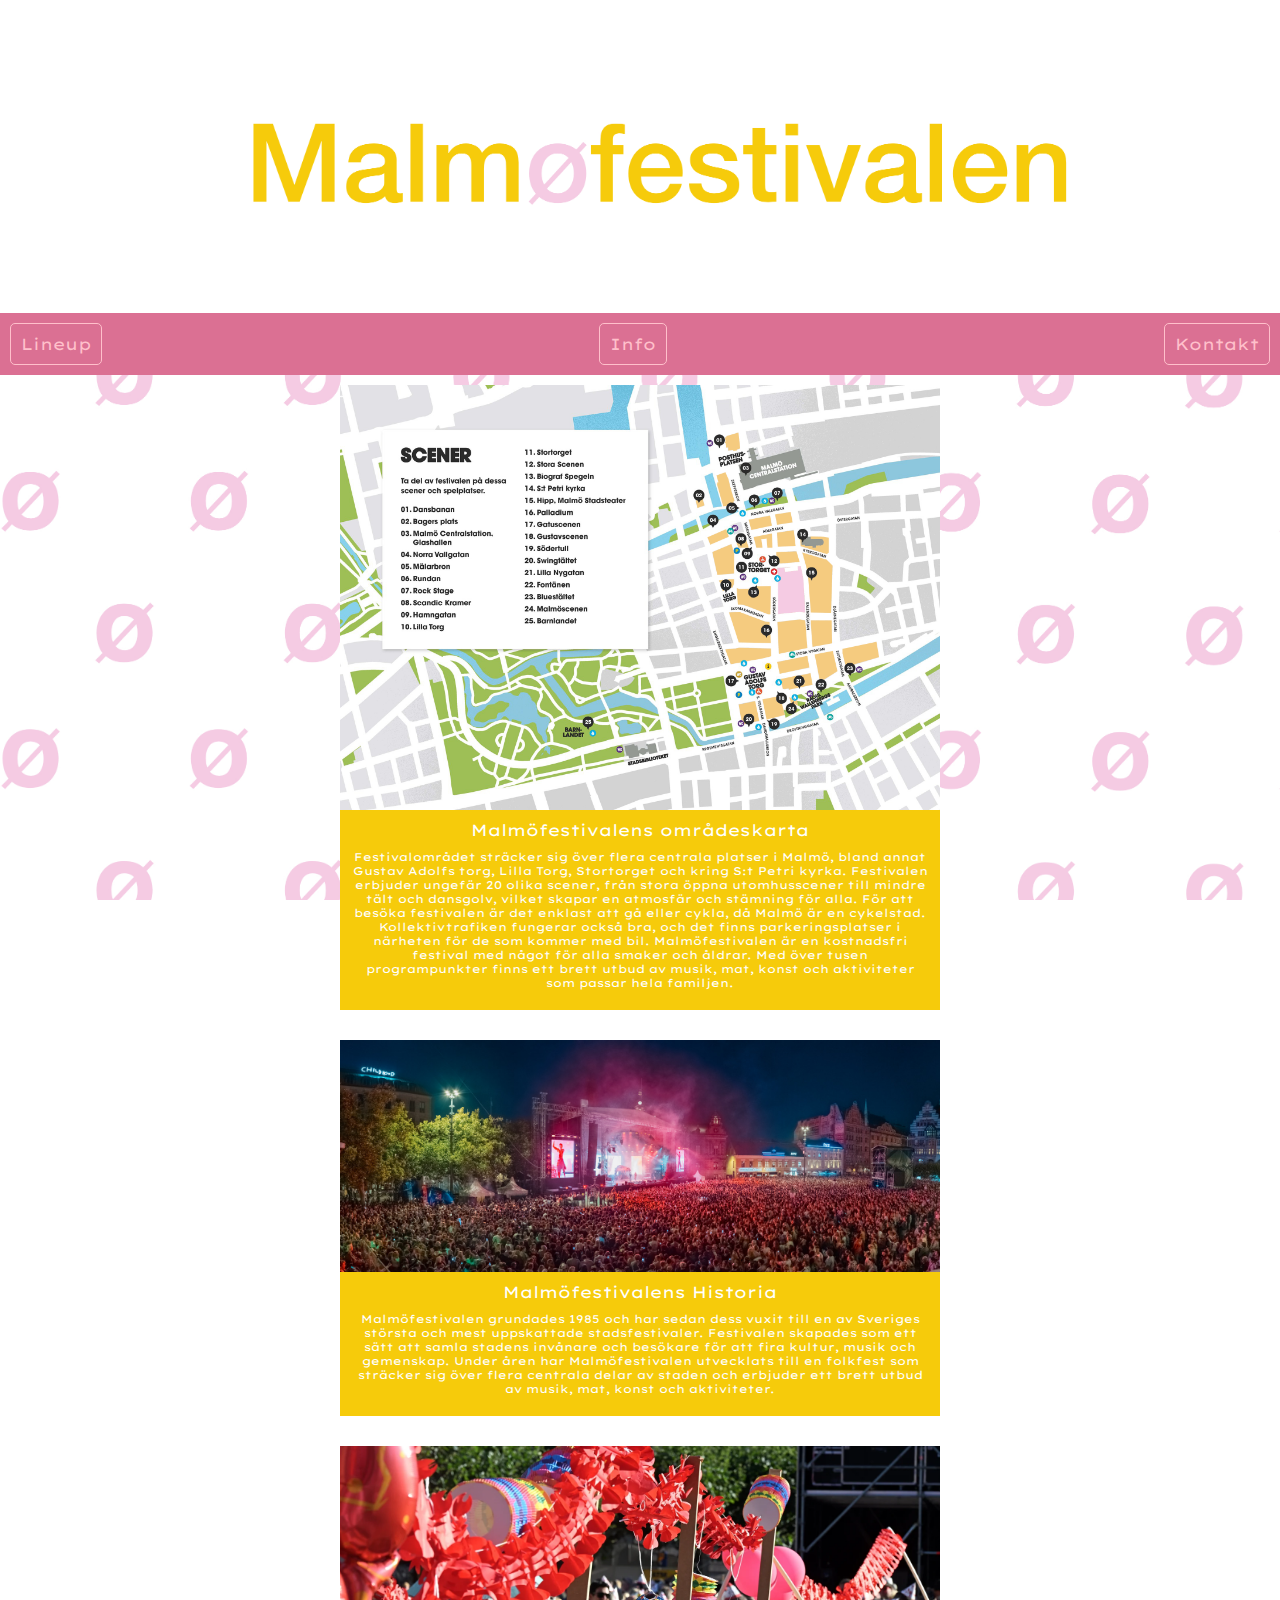
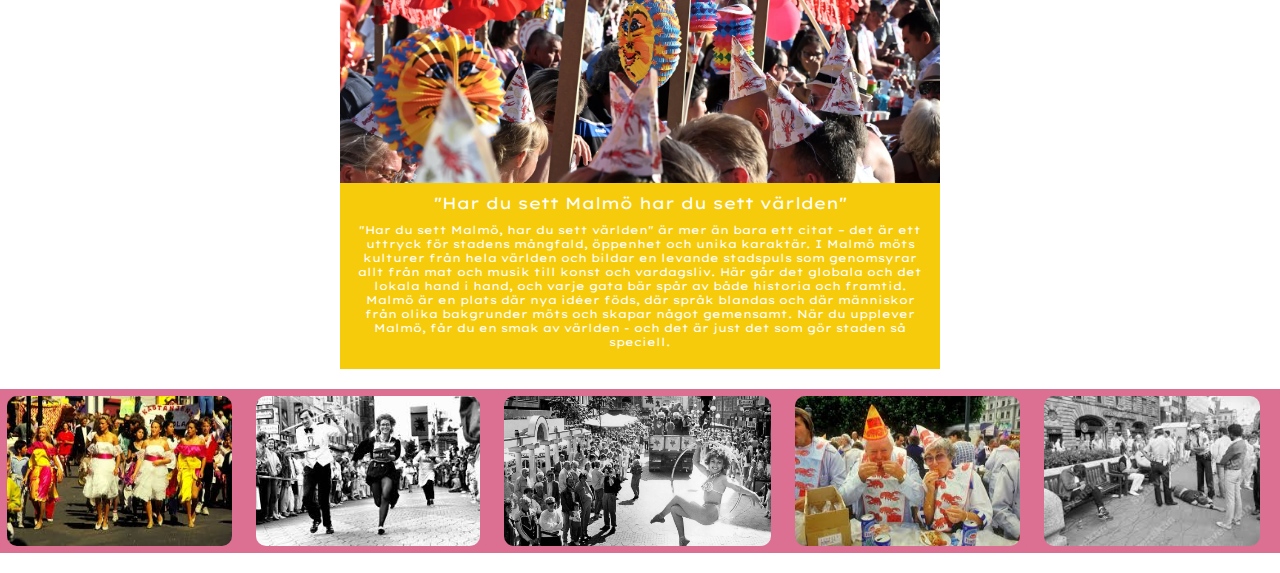
<file: uppgift 4/index.html>
<!DOCTYPE html>
<html lang="sv">
<head>
  <meta charset="UTF-8">
  <title>Malmöfestivalen 2025 – Info</title>
  <link rel="stylesheet" href="styles.css">
  <link href="https://fonts.googleapis.com/css2?family=Lexend+Giga:wght@100..900&family=Martian+Mono:wdth,wght@112.5,100..800&display=swap" rel="stylesheet">
</head>
<body>
  <header>
    <img src="titel.jpg" alt="malmøfestivalens logga" class="header-bild"> 
  </header>
    <div id="navigation">
        <a href="lineup.html" class="button"> Lineup</a> 
        <a href="index.html" class="button"> Info </a> 
        <a href="kontakt.html" class="button"> Kontakt </a> 
    </div>
    <div id="image-container">
    <div class="image">
      <img src="karta3.jpg" alt="Karta över festivalområdet">
      <div class= "textruta2">
        <p> Malmöfestivalens områdeskarta</p>
        <p class="extra-info"> Festivalområdet sträcker sig över flera centrala platser i Malmö, bland annat Gustav Adolfs torg, Lilla Torg, Stortorget och kring S:t Petri kyrka. Festivalen erbjuder ungefär 20 olika scener, från stora öppna utomhusscener till mindre tält och dansgolv, vilket skapar en atmosfär och stämning för alla.
          
          För att besöka festivalen är det enklast att gå eller cykla, då Malmö är en cykelstad. Kollektivtrafiken fungerar också bra, och det finns parkeringsplatser i närheten för de som kommer med bil.
          
          Malmöfestivalen är en kostnadsfri festival med något för alla smaker och åldrar. Med över tusen programpunkter finns ett brett utbud av musik, mat, konst och aktiviteter som passar  hela familjen. </p>
    </div>
  </div>
  </div>
    <div id="image-container">
    <div class="image">
      <img src="festival1.jpg" alt="Publikhav vid Stora scenen på Stortorget">
      <div class= "textruta2">
      <p> Malmöfestivalens Historia</p>
      <p class="extra-info"> Malmöfestivalen grundades 1985 och har sedan dess vuxit till en av Sveriges största och mest uppskattade stadsfestivaler. Festivalen skapades som ett sätt att samla stadens invånare och besökare för att fira kultur, musik och gemenskap. Under åren har Malmöfestivalen utvecklats till en folkfest som sträcker sig över flera centrala delar av staden och erbjuder ett brett utbud av musik, mat, konst och aktiviteter.</p>
    </div>
    </div>
    <div id="image-container">
    <div class="image">
      <img src="affisch.jpeg"  alt="Malmøfestivalens kräftskiva">
      <div class= "textruta2">
      <p> "Har du sett Malmö har du sett världen"</p>
      <p class="extra-info"> "Har du sett Malmö, har du sett världen" är mer än bara ett citat – det är ett uttryck för stadens mångfald, öppenhet och unika karaktär. I Malmö möts kulturer från hela världen och bildar en levande stadspuls som genomsyrar allt från mat och musik till konst och vardagsliv. Här går det globala och det lokala hand i hand, och varje gata bär spår av både historia och framtid. Malmö är en plats där nya idéer föds, där språk blandas och där människor från olika bakgrunder möts och skapar något gemensamt. När du upplever Malmö, får du en smak av världen - och det är just det som gör staden så speciell.
      </p>
    </div>
    </div>
    <div class="carousel-container">
      <div class="carousel-track">
        <div class="box"><img src="gamla_malmo/gamlamalmo2.jpeg" alt="Tjejer som går i en parad på den första arrangeringen av Malmøfestivalen 1985"></div>
        <div class="box"><img src="gamla_malmo/gamlamalmo3.jpeg" alt="Folk med serveringsfat som springer i ett lopp"></div>
        <div class="box"><img src="gamla_malmo/gamlamalmo5.webp" alt="Kvinna som hänger i en trapets på parad"></div>
        <div class="box"><img src="gamla_malmo/gamlamalmo.jpeg" alt="Kvinna och man som äter kräftor på Malmøfestivalens kräftskiva"></div>
        <div class="box"><img src="gamla_malmo/gamlamlamo4.jpeg" alt="Poliser konfronterar berusade personer"></div>
        <div class="box"><img src="gamla_malmo/gamlamalmo6.webp" alt="Liten pojke försöker lyfta en tung vikt"></div>
  
        <div class="box"><img src="gamla_malmo/gamlamalmo2.jpeg" alt="Tjejer som går i en parad på den första arrangeringen av Malmøfestivalen 1985"></div>
        <div class="box"><img src="gamla_malmo/gamlamalmo3.jpeg" alt="Folk med serveringsfat som springer i ett lopp"></div>
        <div class="box"><img src="gamla_malmo/gamlamalmo5.webp" alt="Kvinna som hänger i en trapets på parad"></div>
        <div class="box"><img src="gamla_malmo/gamlamalmo.jpeg" alt="Kvinna och man som äter kräftor på Malmøfestivalens kräftskiva"></div>
        <div class="box"><img src="gamla_malmo/gamlamlamo4.jpeg" alt="Poliser konfronterar berusade personer"></div>
        <div class="box"><img src="gamla_malmo/gamlamalmo6.webp" alt="Liten pojke försöker lyfta en tung vikt"></div>

        <div class="box"><img src="gamla_malmo/gamlamalmo2.jpeg" alt="Tjejer som går i en parad på den första arrangeringen av Malmøfestivalen 1985"></div>
        <div class="box"><img src="gamla_malmo/gamlamalmo3.jpeg" alt="Folk med serveringsfat som springer i ett lopp"></div>
        <div class="box"><img src="gamla_malmo/gamlamalmo5.webp" alt="Kvinna som hänger i en trapets på parad"></div>
        <div class="box"><img src="gamla_malmo/gamlamalmo.jpeg" alt="Kvinna och man som äter kräftor på Malmøfestivalens kräftskiva"></div>
        <div class="box"><img src="gamla_malmo/gamlamlamo4.jpeg" alt="Poliser konfronterar berusade personer"></div>
        <div class="box"><img src="gamla_malmo/gamlamalmo6.webp" alt="Liten pojke försöker lyfta en tung vikt"></div>
    </div>
    </div>
  </body>
</html>
</file>
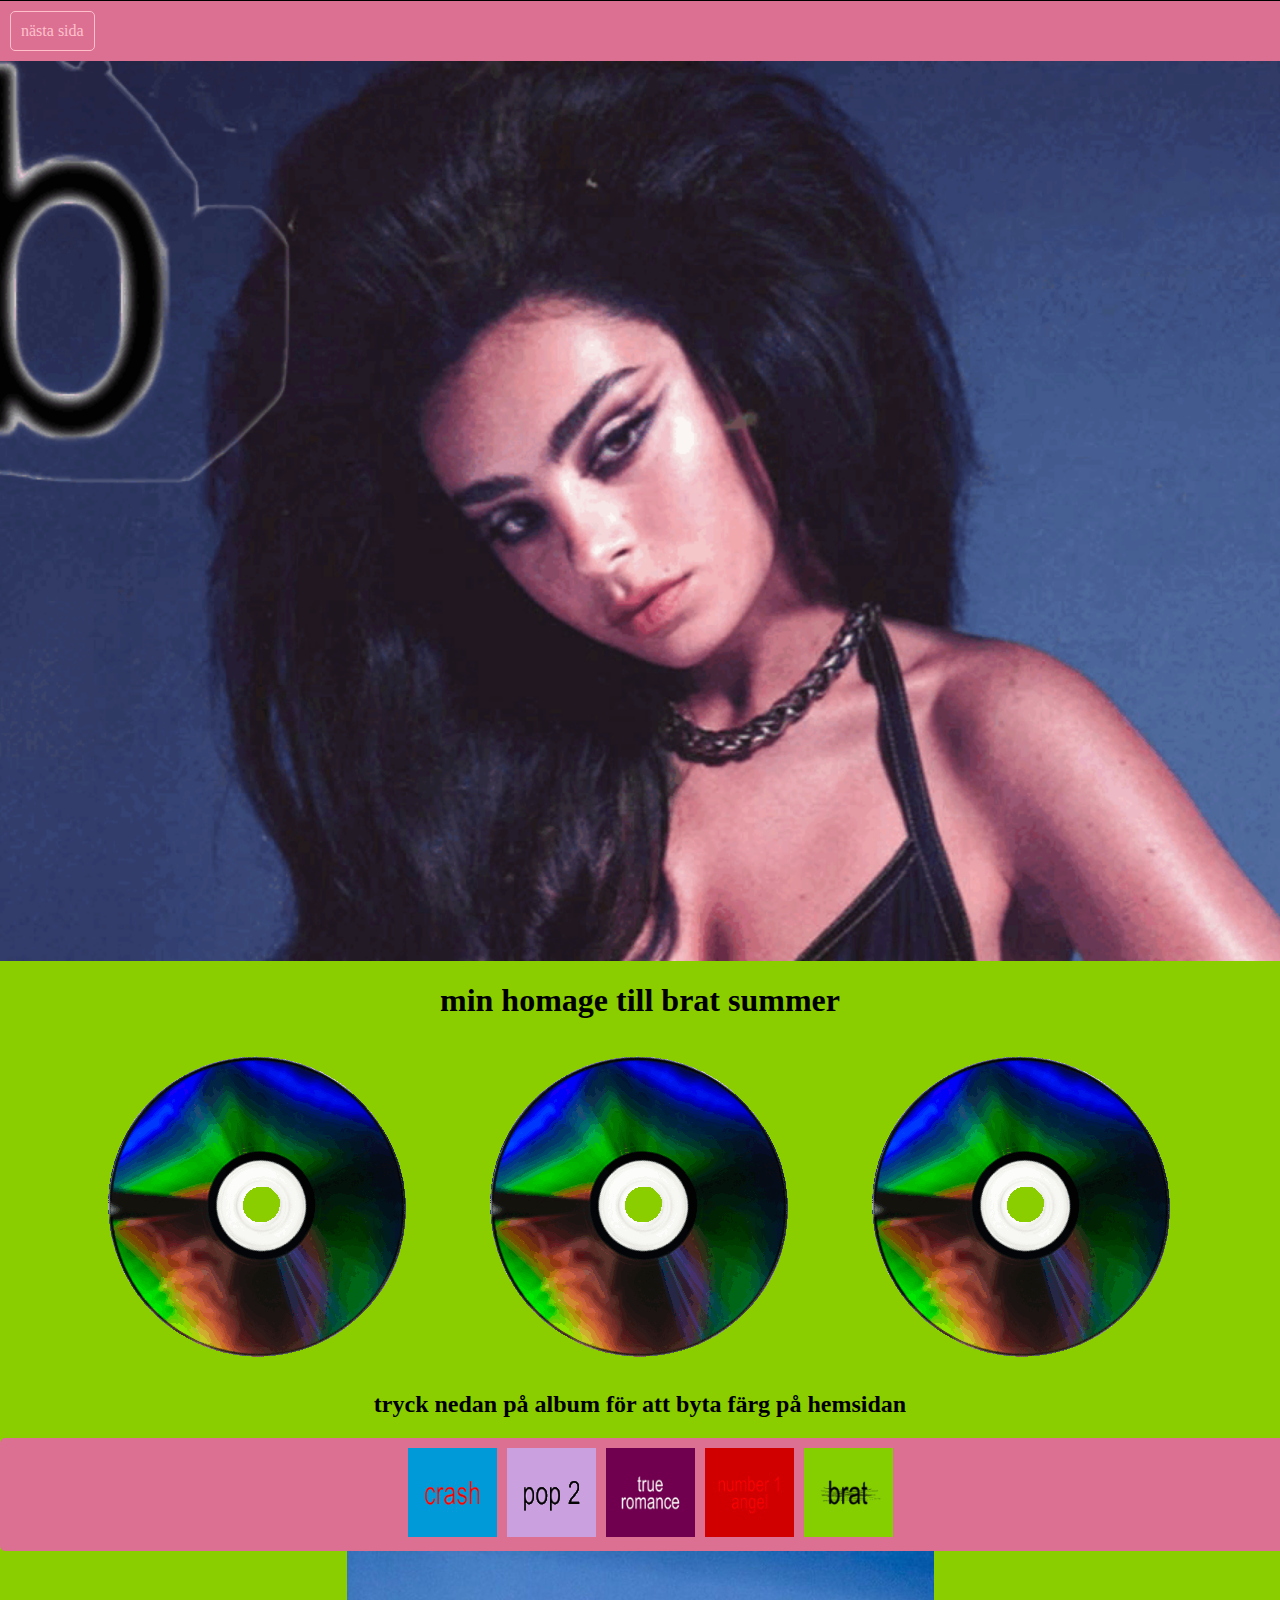
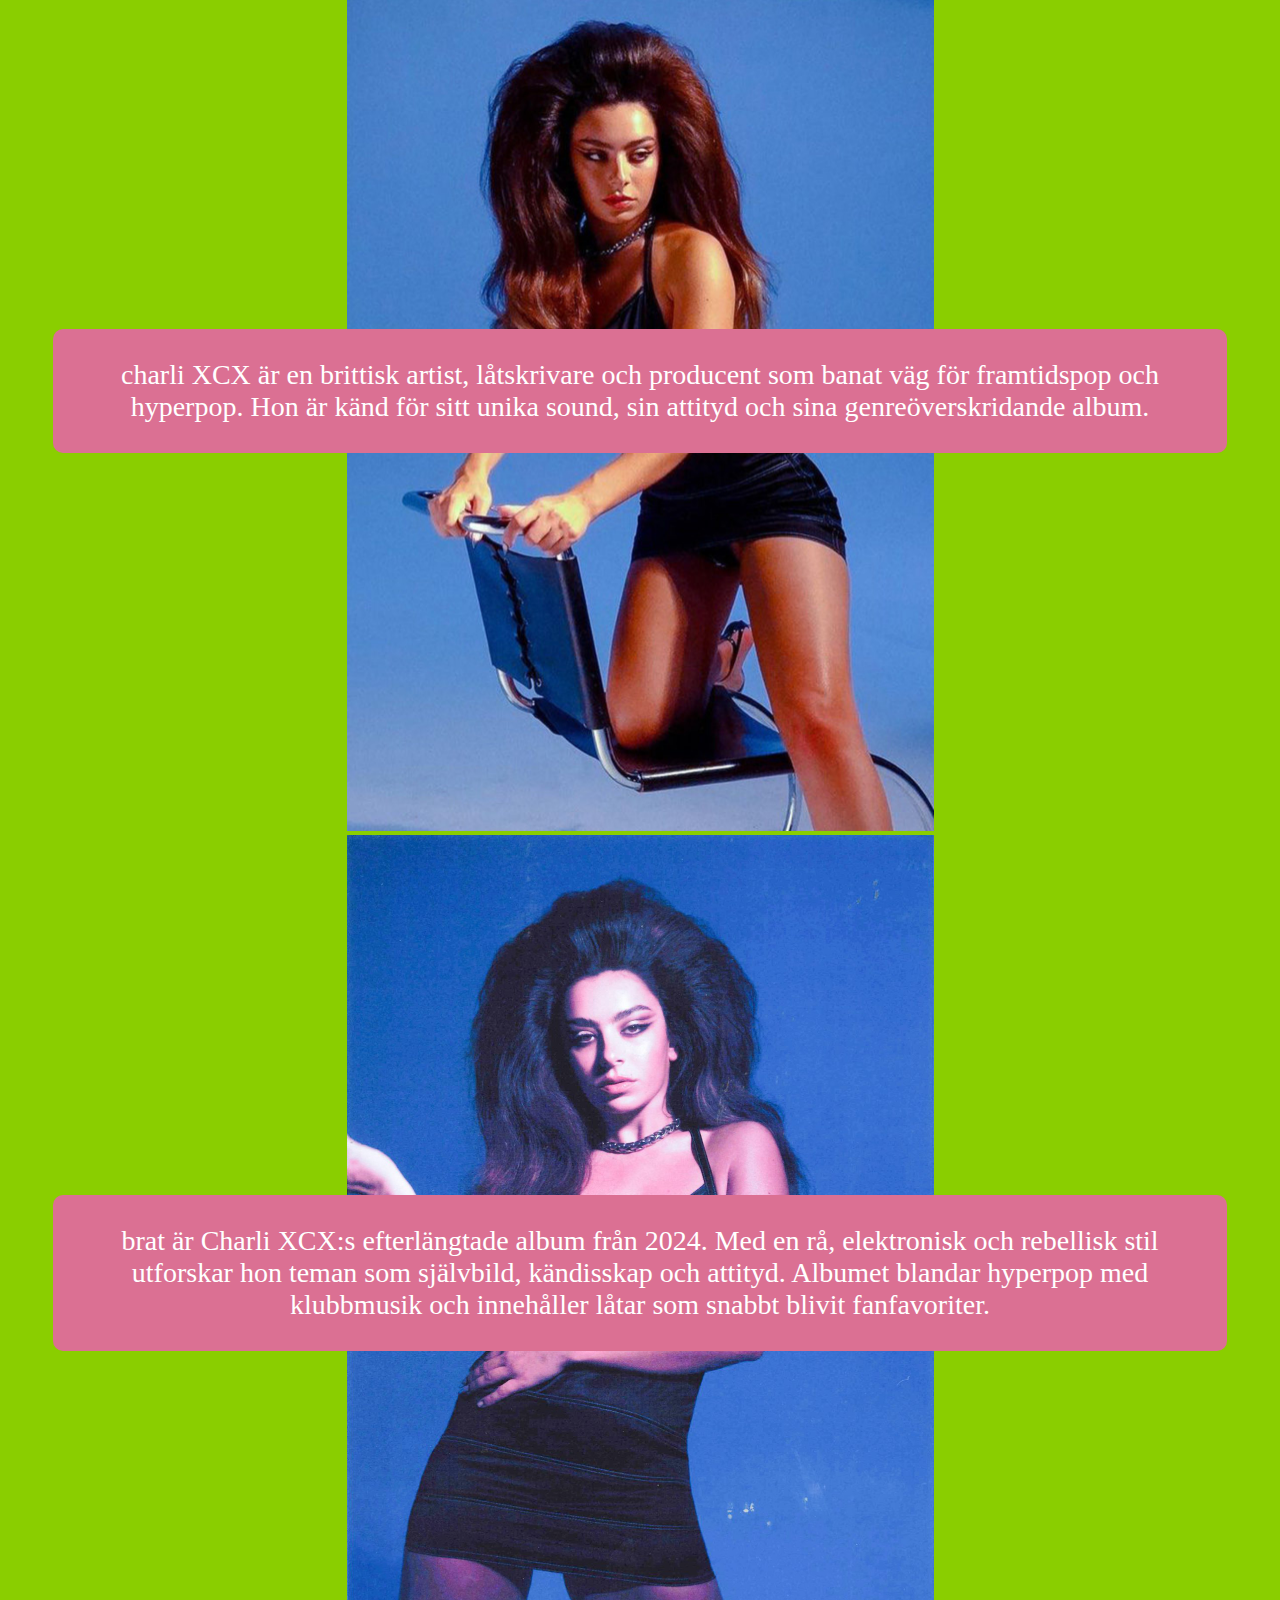
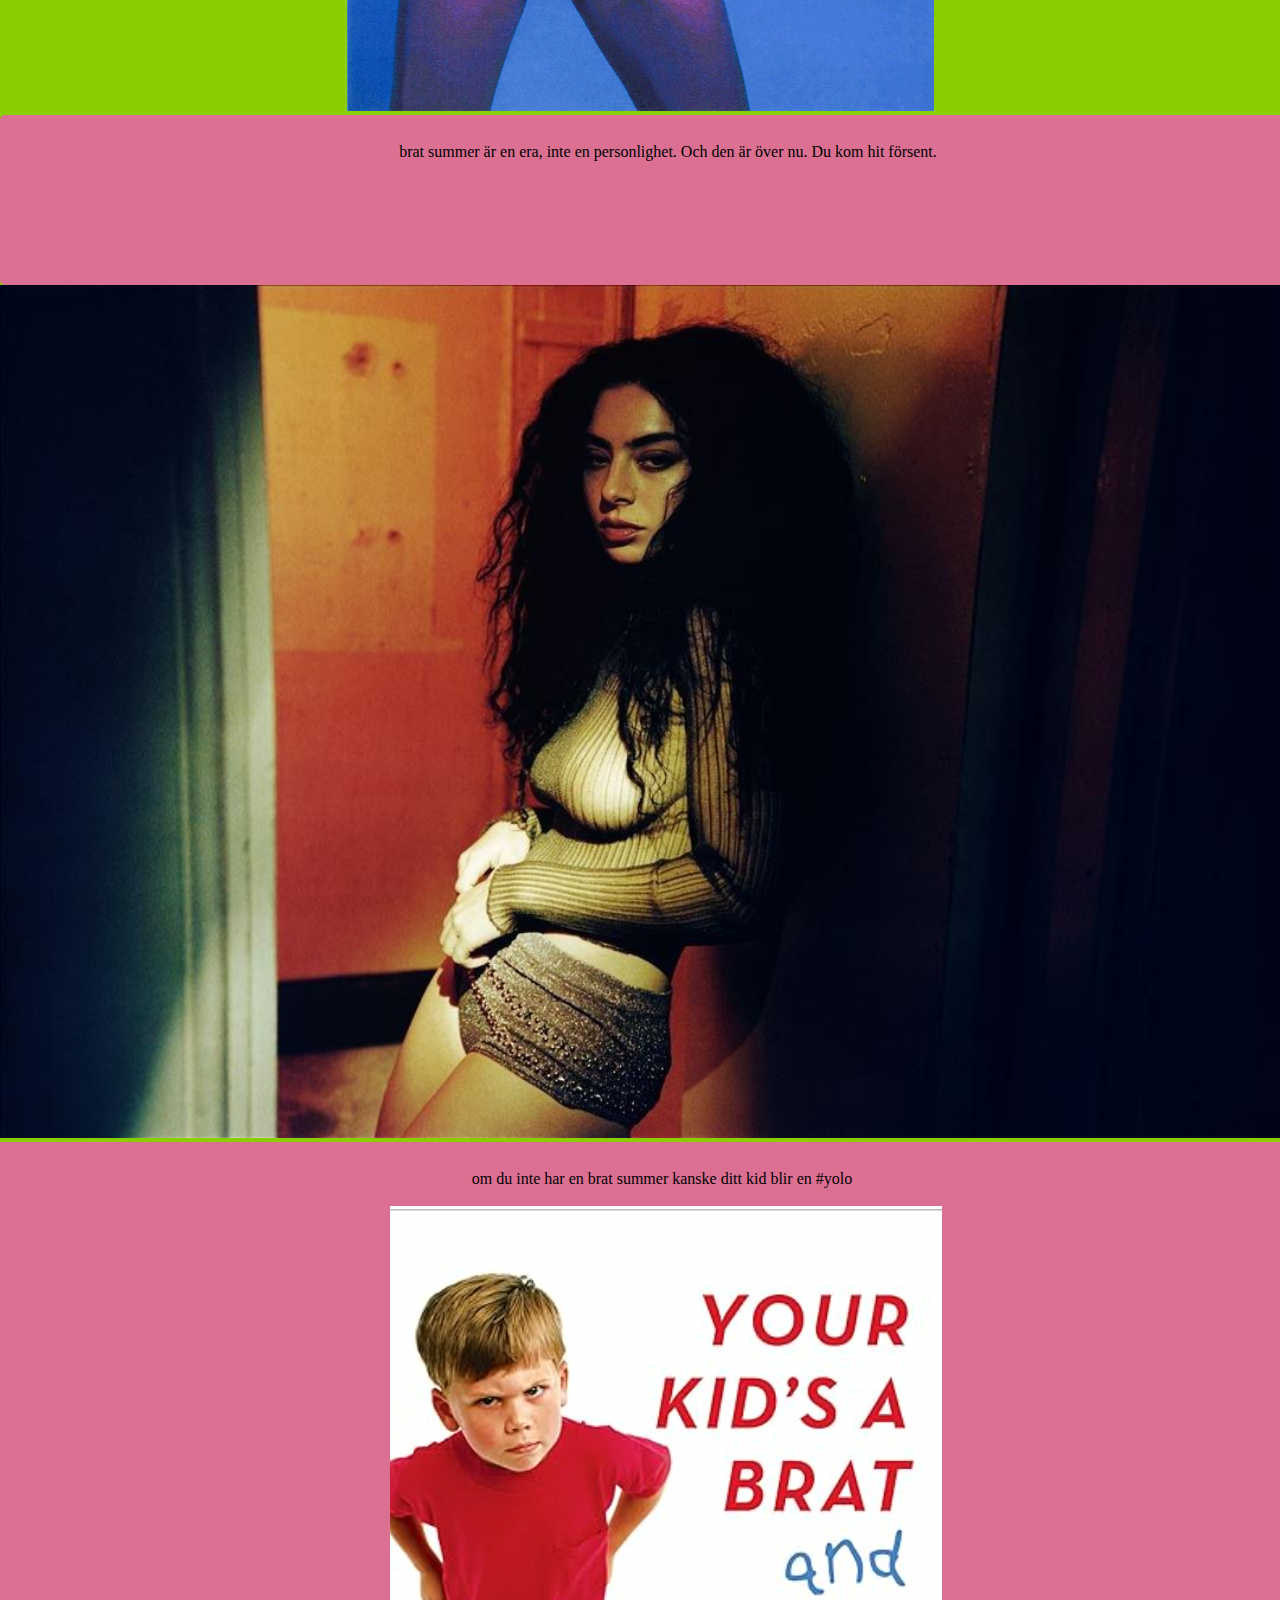
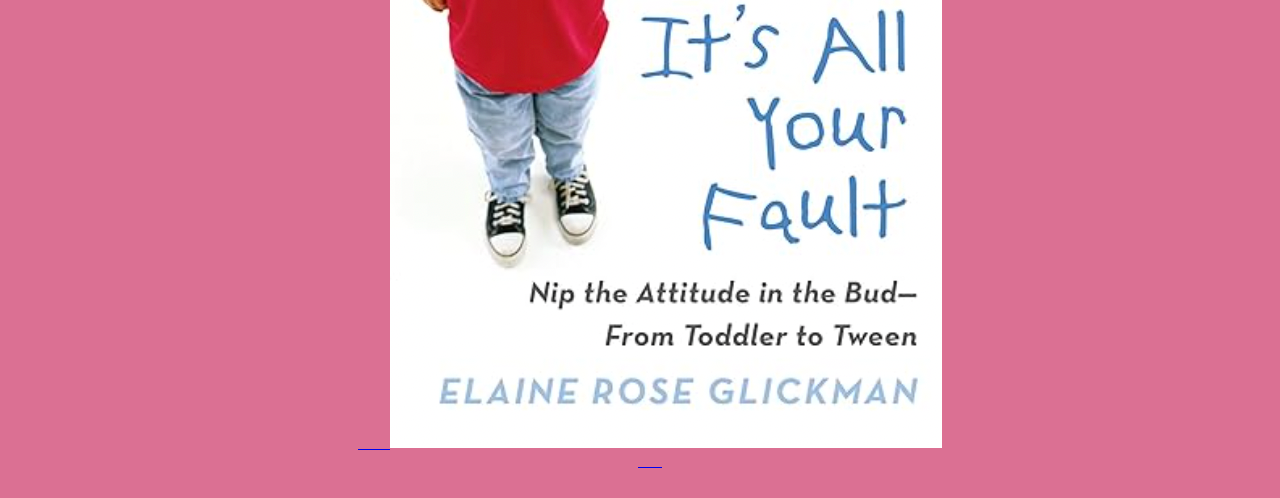
<file: uppgift1/index.html>
<!DOCTYPE html>
<html lang="sv">
  <head>
    <meta name="viewport" content="width=device-width, initial-scale=1.0">
    <meta charset="UTF-8">
    <title>brat summer</title>
    <link rel="stylesheet" href="styles.css">
  </head>

  <body>
    <div id="navigation">
      <a href="sida2.html" class="button"> nästa sida </a> 
    </div>

    <div class="hero hero1"> 
    </div>

    <input type="radio" name="album" id="album1">
    <input type="radio" name="album" id="album2">
    <input type="radio" name="album" id="album3">
    <input type="radio" name="album" id="album4">
    <input type="radio" name="album" id="album5">
    <div class="wrapper"> 
    <div class="bild-container"> </div>

    <h1>min homage till brat summer</h1>
      <img src="gif.gif" alt="CD-skiva som snurrar"> <img src="gif.gif" alt="CD-skiva som snurrar"> <img src="gif.gif" alt="CD-skiva som snurrar">
    <h2>tryck nedan på album för att byta färg på hemsidan</h2>

        <div class= "textruta2">
      <label for="album1"> 
        <img src="crash.jpg" class="albumbild" alt="blått crash album">
        </label>

      <label for="album2"> 
        <img src="pop2.jpg" class="albumbild" alt="ljuslila pop2 alnum"> 
        </label>

      <label for="album3"> 
        <img src="trueromance.jpg" class="albumbild" alt="mörlila true romance album">
        </label>

      <label for="album4"> 
        <img src="number1angel.jpg" class="albumbild" alt="röd number1angel album">
        </label>
      <label for="album5"> 
        <img src="brat.jpg" class="albumbild" alt="grönt brat album">
        </label>
      </div>

      <div class="bild-med-text">
        <img src="charli6.jpg" class="image" alt="bild på charli xcx som står med ettt knä på en stol med stort fönat hår och blå bakgrund">
        <div class="textruta-overlay">
          charli XCX är en brittisk artist, låtskrivare och producent som banat väg för framtidspop och hyperpop. Hon är känd för sitt unika sound, sin attityd och sina genreöverskridande album.
        </div>
      </div>

      <div class="bild-med-text">
      <img src="charli5.jpg" class="image" alt="bild på charli xcx med stort fönat hår och blå bakgrund">
      <div class="textruta-overlay">
        brat är Charli XCX:s efterlängtade album från 2024. Med en rå, elektronisk och rebellisk stil utforskar hon teman som självbild, kändisskap och attityd. Albumet blandar hyperpop med klubbmusik och innehåller låtar som snabbt blivit fanfavoriter.
    </div>
    </div> 

        <div class= "textruta">
          brat summer är en era, inte en personlighet. Och den är över nu. Du kom hit försent. 
        </div>
        <div>

        <img src="charli3.jpeg" class="bild" alt="bild på charli xcx med glittriga kläder hon lutar sig mot en vägg">
      </div>    
      </div> 

    <div class= "textruta3">
      om du inte har en brat summer kanske ditt kid blir en #yolo
      <a href="https://www.amazon.se/Your-Kids-Brat-Fault-Bud/dp/0399173129" rel="noopener noreferrer">
        <img src="childbrat.png" alt="Your Kids Are Your Brat book cover">
      </a>
    </div>
</body>
</html>
</file>
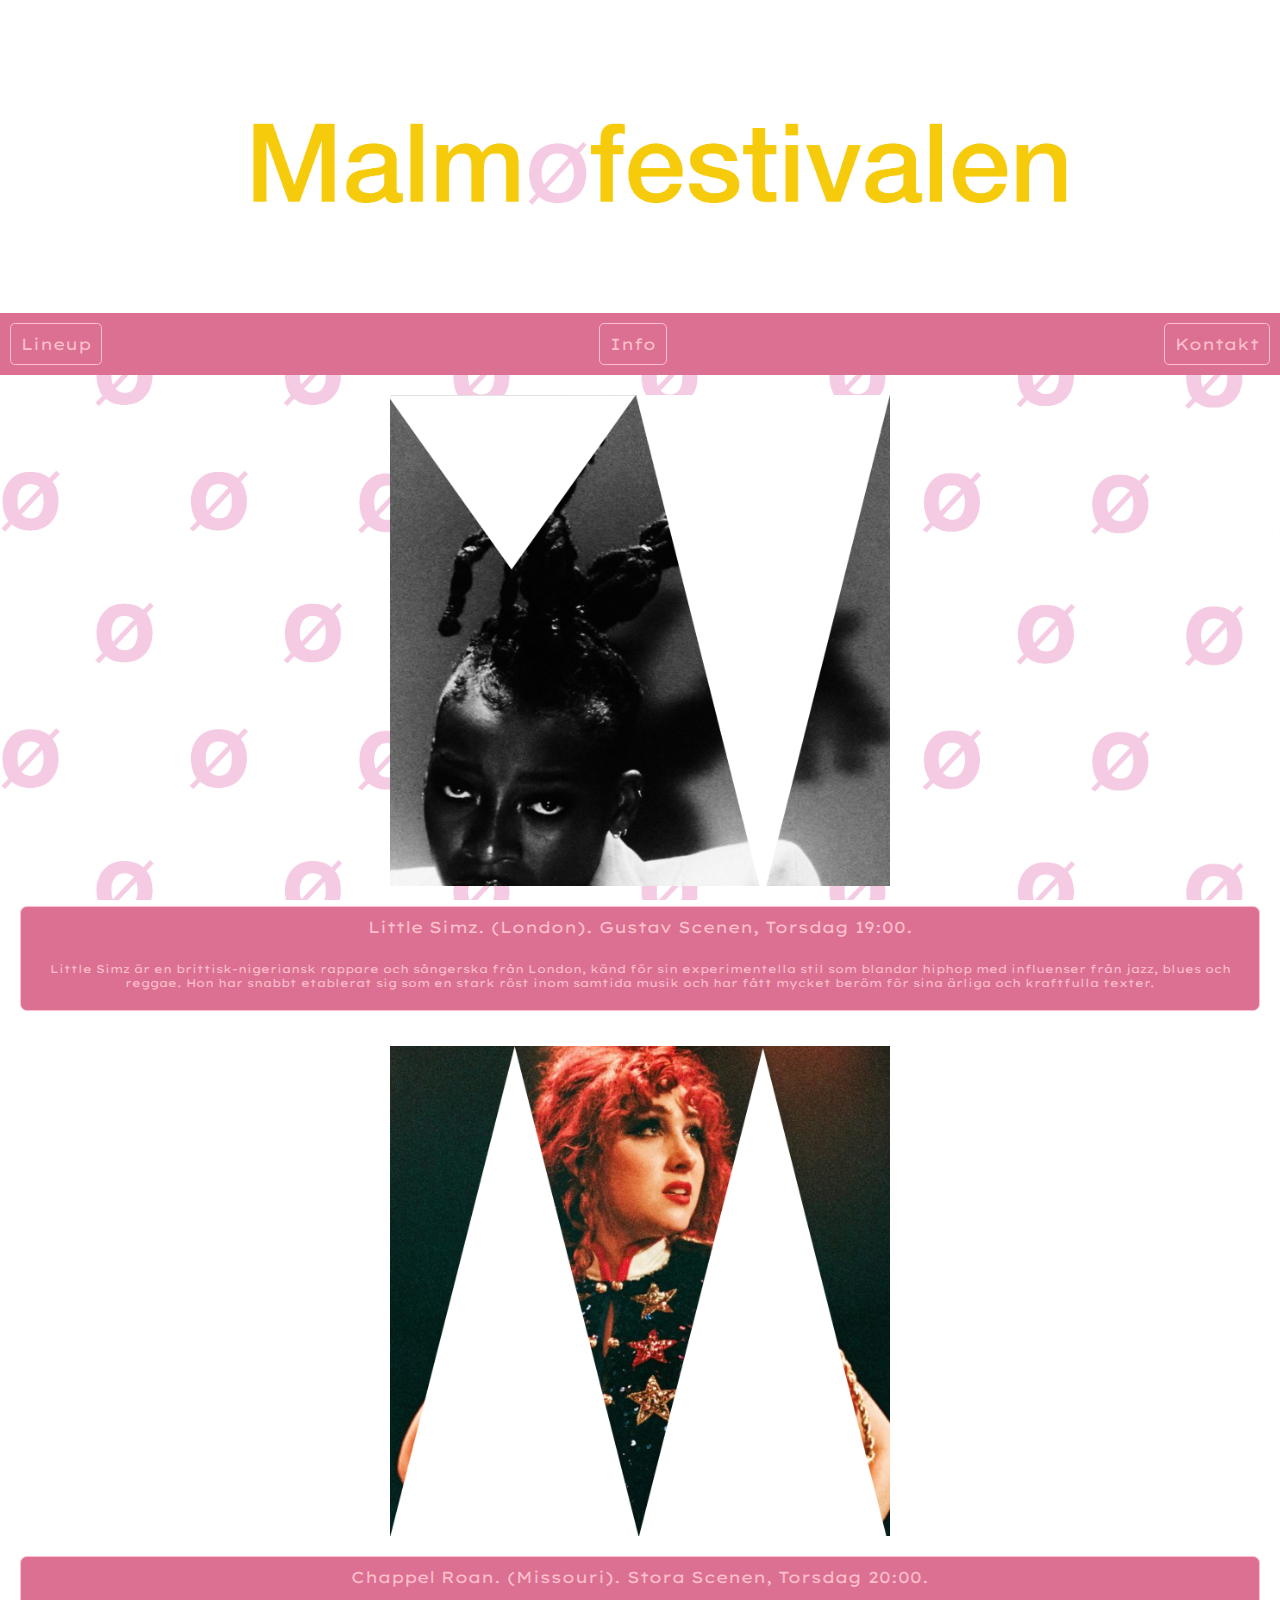
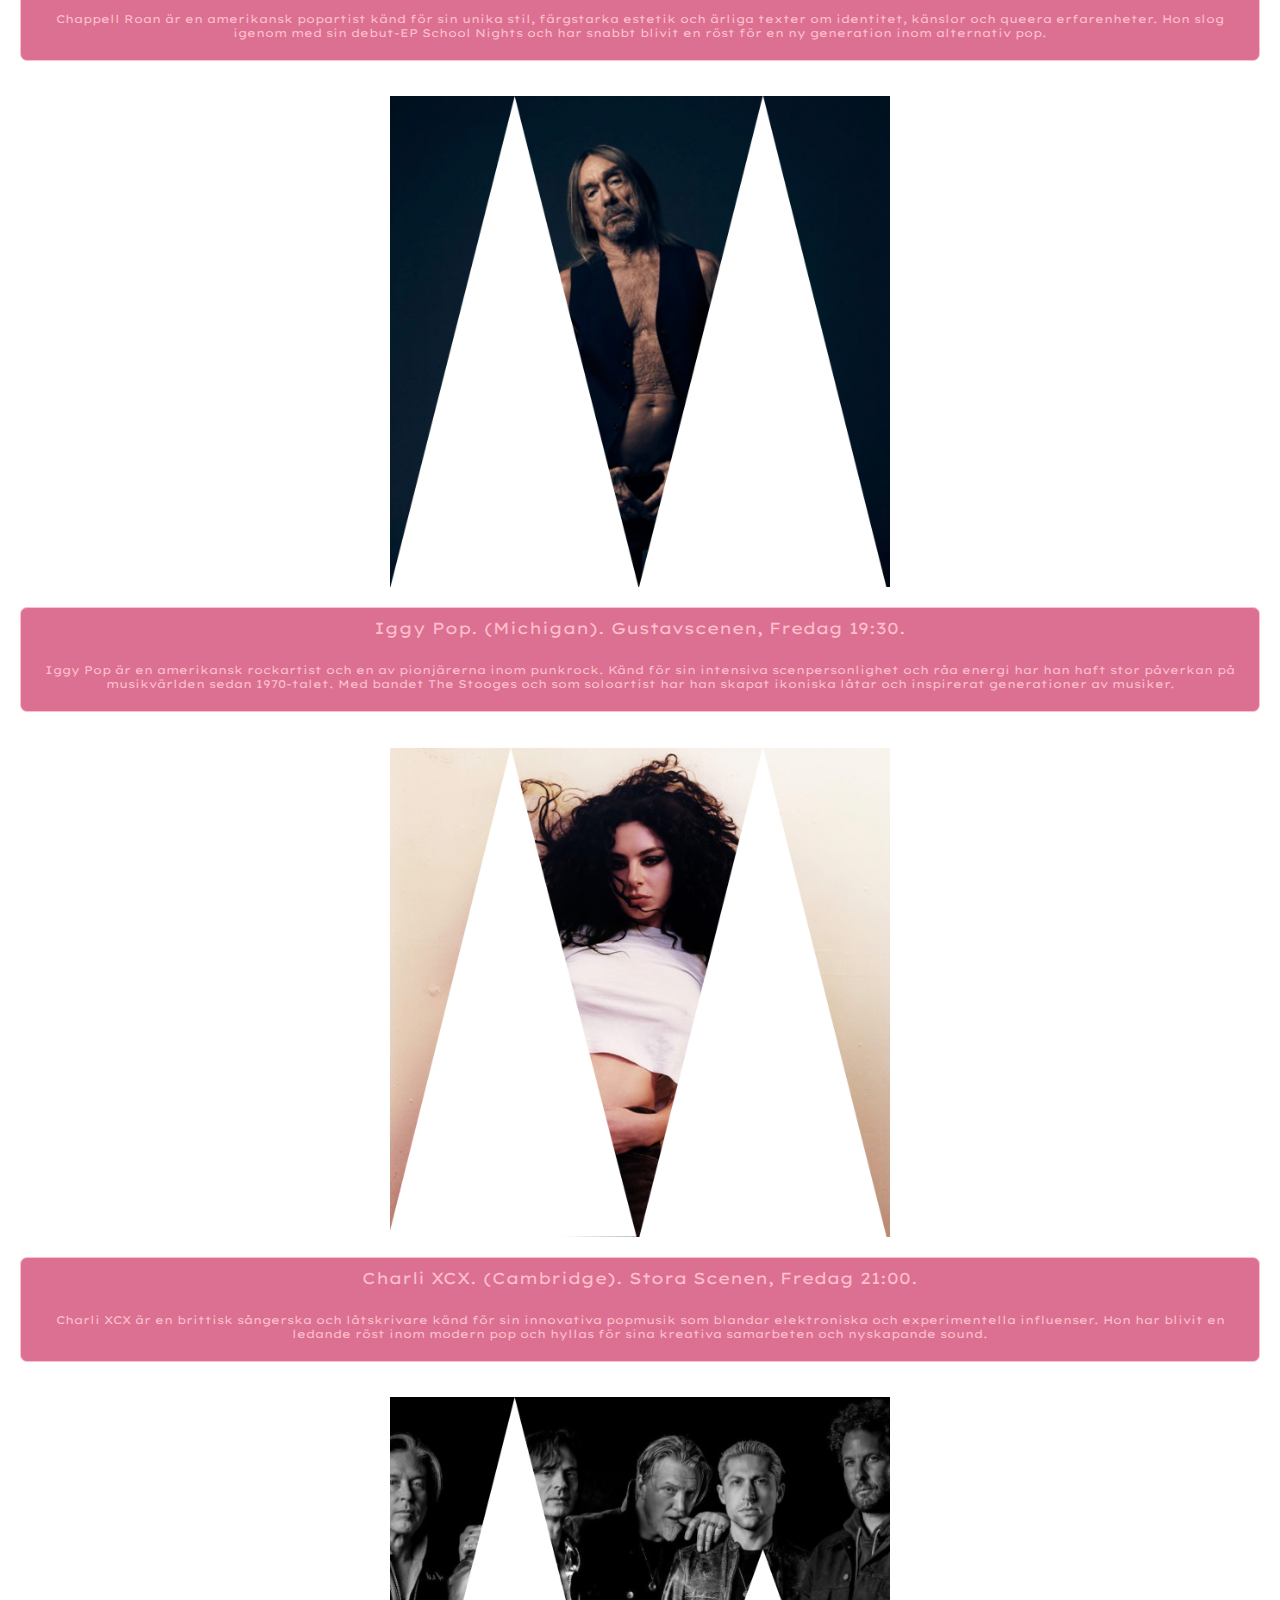
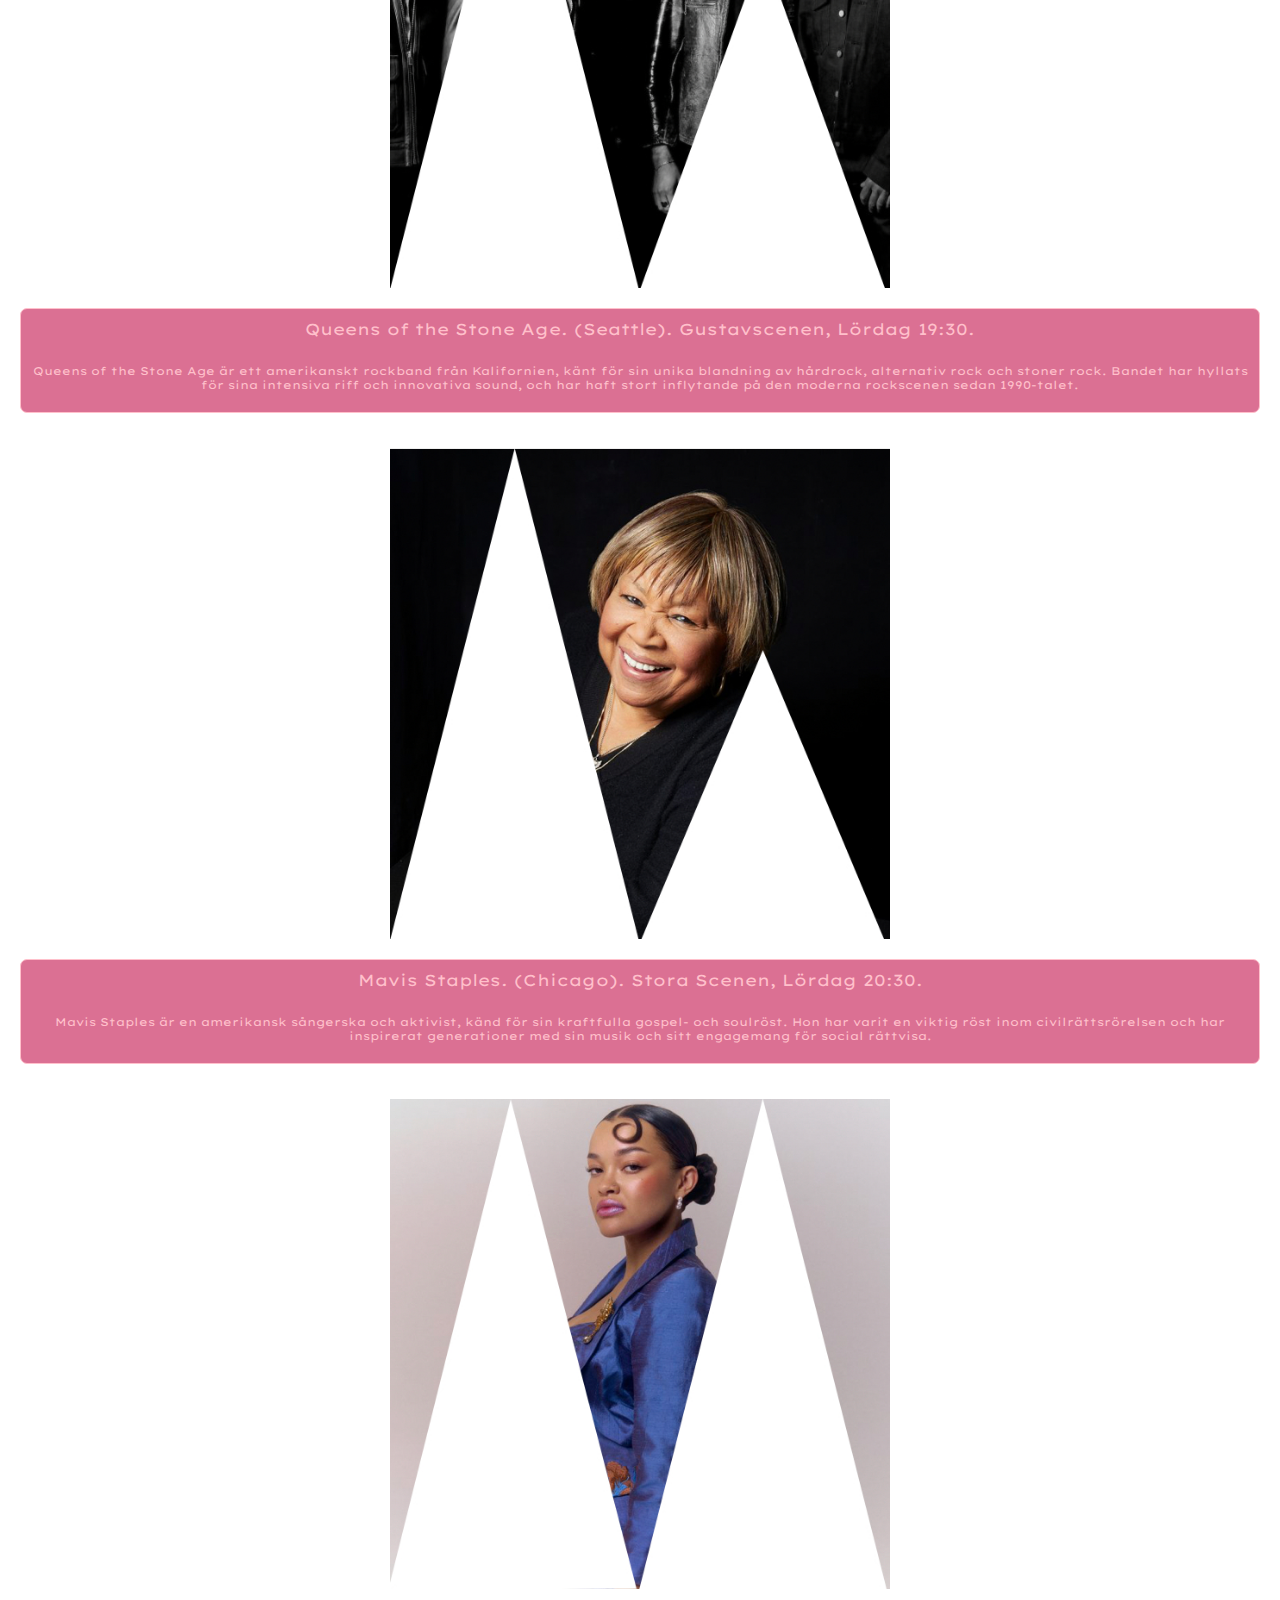
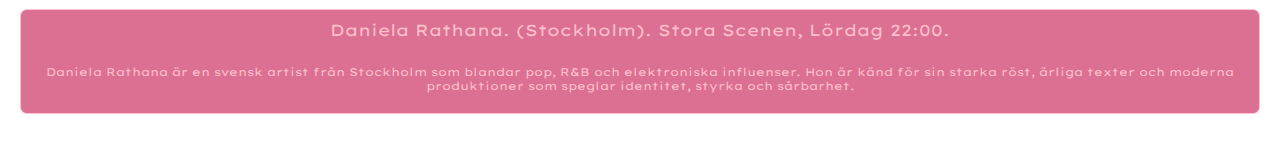
<file: uppgift 4/lineup.html>
<!DOCTYPE html>
<html lang="sv">
<head>
  <meta charset="UTF-8">
  <title>Malmöfestivalen 2025 – Line-up</title>
  <link rel="stylesheet" href="styles.css">
  <link href="https://fonts.googleapis.com/css2?family=Lexend+Giga:wght@100..900&family=Martian+Mono:wdth,wght@112.5,100..800&display=swap" rel="stylesheet">
</head>
<body>
  <header>
    <img src="titel.jpg" alt="malmøfestivalens logga" class="header-bild"> 
  </header>
    <div id="navigation">
      <a href="lineup.html" class="button"> Lineup</a> 
      <a href="index.html" class="button"> Info </a> 
      <a href="kontakt.html" class="button"> Kontakt </a> 
    </div>
    <div id="lineup">
      <img src="little.jpg" alt="Little Simz">
      <div class= "textruta">
        <p>Little Simz. (London). Gustav Scenen, Torsdag 19:00.</p>
        <p class="extra-info"> 
          Little Simz är en brittisk-nigeriansk rappare och sångerska från London, känd för sin experimentella stil som blandar hiphop med influenser från jazz, blues och reggae. Hon har snabbt etablerat sig som en stark röst inom samtida musik och har fått mycket beröm för sina ärliga och kraftfulla texter.        </p>
      </div>
      <img src="chappel.jpg" alt="Chappel Roan">
      <div class= "textruta">
        <p>Chappel Roan. (Missouri). Stora Scenen, Torsdag 20:00. </p>
        <p class="extra-info"> 
          Chappell Roan är en amerikansk popartist känd för sin unika stil, färgstarka estetik och ärliga texter om identitet, känslor och queera erfarenheter. Hon slog igenom med sin debut-EP School Nights och har snabbt blivit en röst för en ny generation inom alternativ pop.
        </p>
      </div>
      <img src="iggy.jpg" alt="Iggy Pop">
      <div class= "textruta">
        <p>Iggy Pop. (Michigan). Gustavscenen, Fredag 19:30. </p>
        <p class="extra-info"> Iggy Pop är en amerikansk rockartist och en av pionjärerna inom punkrock. Känd för sin intensiva scenpersonlighet och råa energi har han haft stor påverkan på musikvärlden sedan 1970-talet. Med bandet The Stooges och som soloartist har han skapat ikoniska låtar och inspirerat generationer av musiker. </p>
        </div>
      <img src="charli.jpg" alt="Charli XCX">
      <div class= "textruta">
        <p>Charli XCX. (Cambridge). Stora Scenen, Fredag 21:00.</p>
        <p class="extra-info"> Charli XCX är en brittisk sångerska och låtskrivare känd för sin innovativa popmusik som blandar elektroniska och experimentella influenser. Hon har blivit en ledande röst inom modern pop och hyllas för sina kreativa samarbeten och nyskapande sound. </p>
        </div>
      <img src="queens.jpg" alt="Queens of the Stone Age">
      <div class= "textruta">
        <p>Queens of the Stone Age. (Seattle). Gustavscenen, Lördag 19:30. </p>
        <p class="extra-info"> Queens of the Stone Age är ett amerikanskt rockband från Kalifornien, känt för sin unika blandning av hårdrock, alternativ rock och stoner rock. Bandet har hyllats för sina intensiva riff och innovativa sound, och har haft stort inflytande på den moderna rockscenen sedan 1990-talet.</p>
      </div> 
      <img src="mavis.jpg" alt="Mavis Staples">
      <div class= "textruta">
        <p>Mavis Staples. (Chicago). Stora Scenen, Lördag 20:30. </p>
        <p class="extra-info"> Mavis Staples är en amerikansk sångerska och aktivist, känd för sin kraftfulla gospel- och soulröst. Hon har varit en viktig röst inom civilrättsrörelsen och har inspirerat generationer med sin musik och sitt engagemang för social rättvisa.</p> 
        </div>
      <img src="daniela.jpg" alt="Daniela Rathana">
      <div class= "textruta">
        <p>Daniela Rathana. (Stockholm). Stora Scenen, Lördag 22:00.</p>
        <p class="extra-info"> Daniela Rathana är en svensk artist från Stockholm som blandar pop, R&B och elektroniska influenser. Hon är känd för sin starka röst, ärliga texter och moderna produktioner som speglar identitet, styrka och sårbarhet. </p>
  </div>
</div>
</body>
</html>
</file>
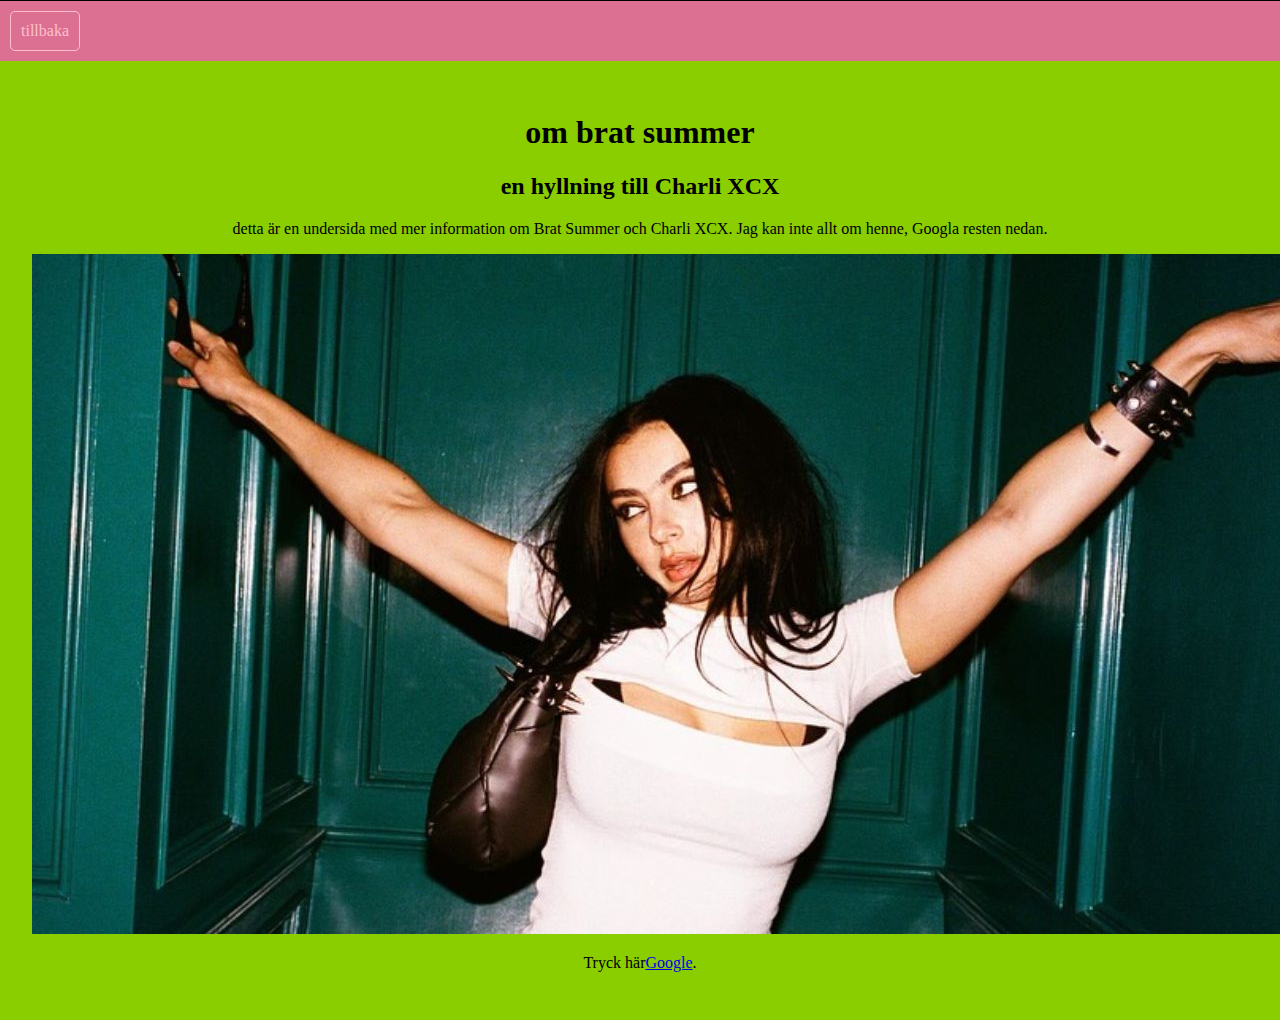
<file: uppgift1/sida2.html>
<!DOCTYPE html>
<html lang="sv">
  <head>
    <meta charset="UTF-8">
    <meta name="viewport" content="width=device-width, initial-scale=1.0">
    <title>brat summer</title>
    <link rel="stylesheet" href="styles.css">
  </head>

  <body>
    <div id="navigation">
        <a href="index.html" class="button"> tillbaka </a> 
      </div>

      <main>
        <h1>om brat summer</h1>
        <h2>en hyllning till Charli XCX</h2>
        <p>detta är en undersida med mer information om Brat Summer och Charli XCX. Jag kan inte allt om henne, Googla resten nedan. </p>
        <img src="charliarms.jpg" alt="Charli XCX i vit topp står med händerna sträckta i dörrkarmen">
        <p>Tryck här<a href="https://www.google.com/search?q=charli+xcx+brat" target="_blank">Google</a>.</p>
      </main>
    </body>
</html>
</file>
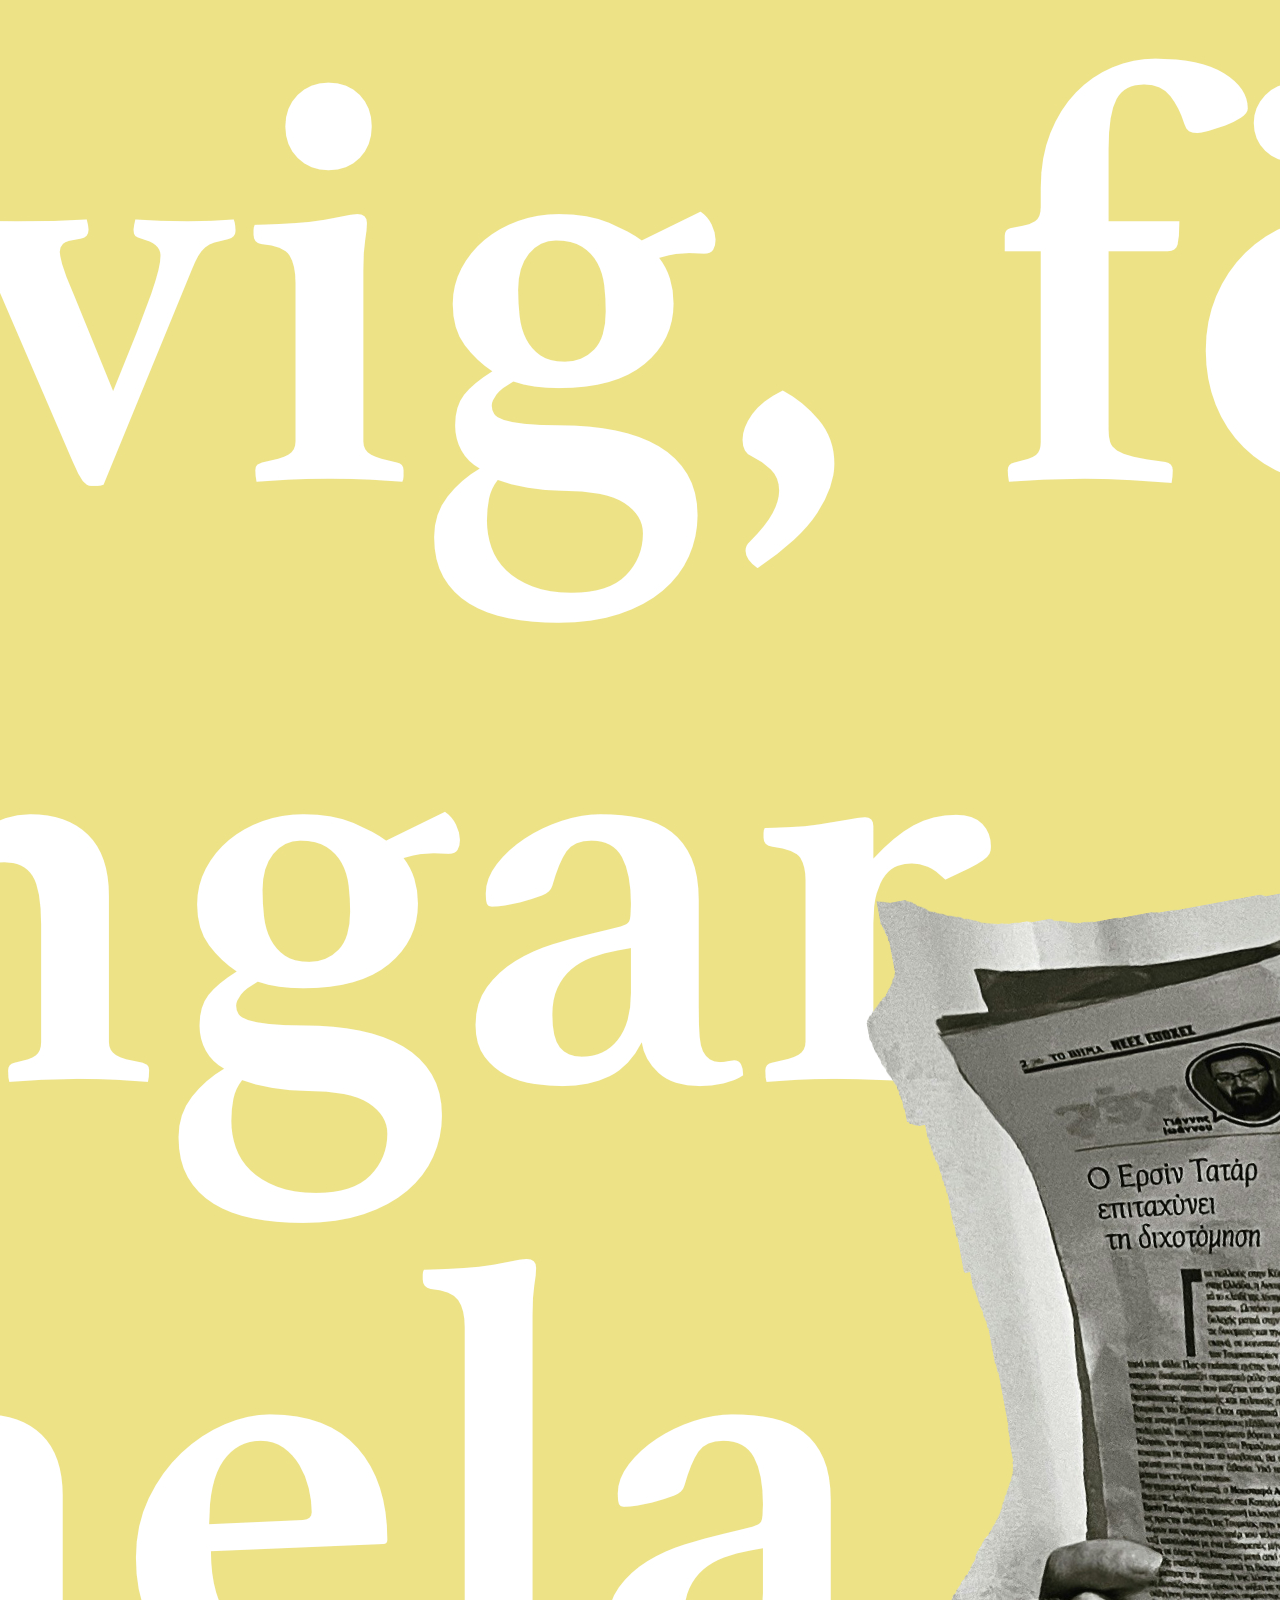
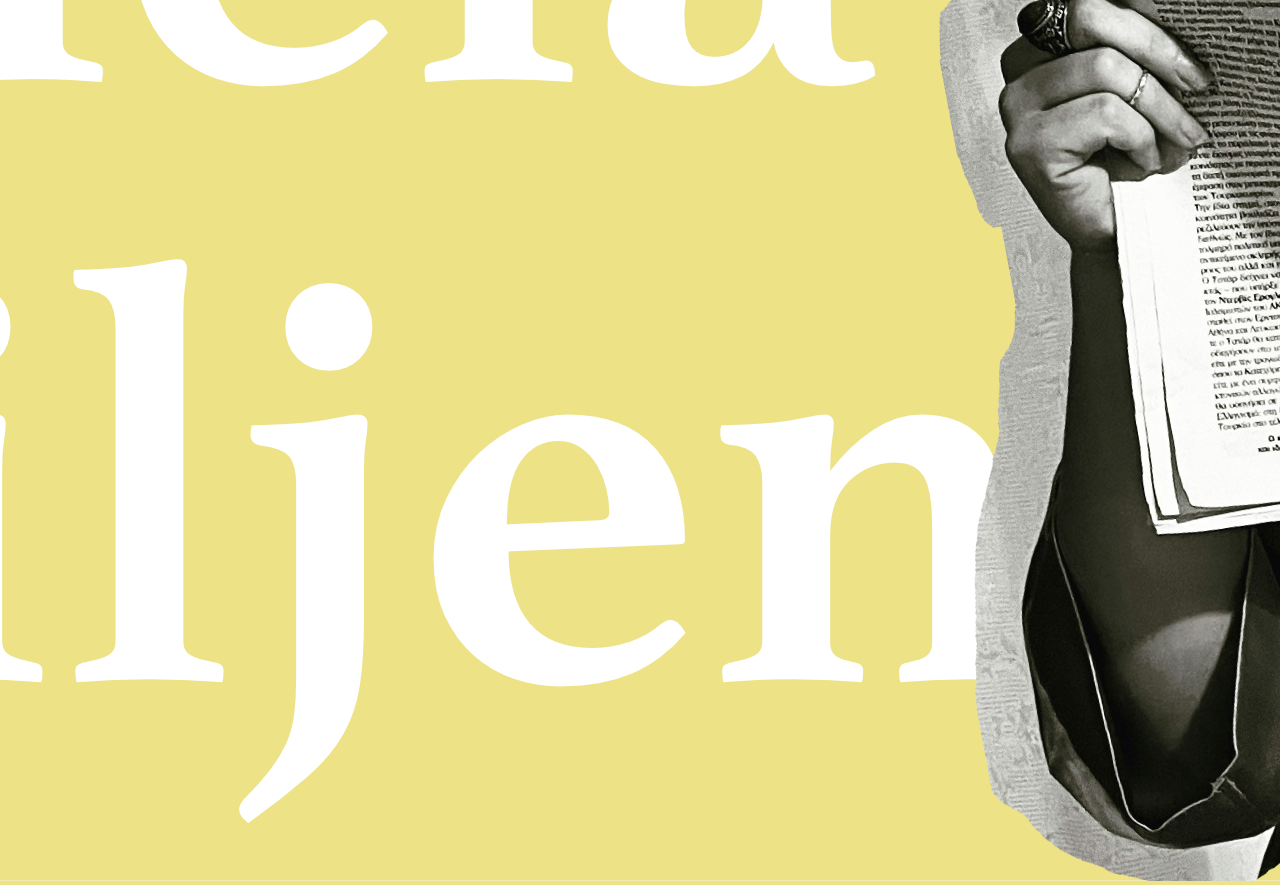
<file: uppgift2/sida2.html>
<!DOCTYPE html>
<html lang="sv">
  <head>
    <title> försäkringar för hela familjen </title>
    <meta charset="UTF-8">
    <link rel="stylesheet" href="styles.css">
  </head>
  <body>
    <div>
      <img src="hedvig.jpg" usemap="#image-map" alt="försäkringar för hela familjen">
      <map name="image-map">
          <area target="Papperstidning" alt="Studentförsäkring" title="Studentförsäkring" href="https://www.hedvig.com/se/forsakringar/hemforsakring/student" coords="1993,912,2008,962,1983,1017,2120,1457,2051,1600,2110,1823,2101,2380,2318,2473,2467,2411,2451,2167,2628,2151,2801,2194,3021,2176,3328,2278,3471,2318,3505,2241,3499,1411,3465,1333,3496,1256,3505,881,3446,832,3347,856,3232,829,2752,838,2182,921" shape="poly">
      </map>
    </div>
  </body>
</html>
</file>
<file: uppgift 4/styles.css>
html {
  padding: 0;
  margin: 0;
}

.button {
    border-style: solid;
    border-width: 1px;
    border-radius: 5px;
    padding: 10px;
    margin: 10px;
    color: pink; 
    text-decoration: none;
}

#navigation {
    display: flex;
    justify-content: space-between;
    position: sticky;
    position: -webkit-sticky;
    background-color: palevioletred;
    vertical-align: top;
}

body {
    background-image: url('bakgrund.jpg');
    background-size: 100%;
    background-repeat: repeat;
    background-position: center;
    background-attachment: fixed;
    margin: 0;
    font-family: 'Lexend Giga', sans-serif;
    font-optical-sizing: auto;
    font-weight: normal;
    font-style: normal;
    padding: 0;
}
#lineup {
  display: flex;
  flex-direction: row;       
  flex-wrap: wrap;          
  justify-content: center;   
  gap: 20px;
  padding: 20px;
}

#lineup img {
    max-width: 500px;           
    width: 100%;
    height: auto;
}

#titel {
    width: 100%;
    margin: 0;
}

.textruta {
    display: flex;               
    flex-direction: column;
    gap: 15px;     
    align-items: center;         
    justify-content: center;     
    width: 100%;
    background-color: palevioletred;
    box-sizing: border-box;
    padding: 10px;
    text-align: center;
    color: pink;
    border: 1px solid pink;
    border-radius: 7px;
    margin-bottom: 15px;         
  }

  .textruta2 {
    display: flex;               
    flex-direction: column;
    align-items: center;         
    justify-content: center;     
    width: 100%;
    background-color: rgb(246, 203, 11);
    box-sizing: border-box;
    padding: 10px;
    text-align: center;
    color: white;
    border: 0;
    margin-bottom: 10px;         
  }

  .textruta2 p {
    margin: 0 0 10px 0;
    font-size: 1rem; 
  }
  
  .textruta2 .extra-info {
    font-size: 0.7rem; 
  }

  .textruta p {
    margin: 0 0 10px 0;
    font-size: 1rem; 
  }
  
  .textruta .extra-info {
    font-size: 0.7rem; 
  }

  .image {
    flex: 1 1 400px; 
    max-width: 600px;
  }

  #image-container {
    display: flex;
    flex-wrap: wrap;          
    justify-content: center;  
    gap: 10px;                
    padding: 10px;
  }

  .image img {
    width: 100%;
    height: auto;
    display: inline;
    margin: 0;
    vertical-align: top;
  }

  .carousel-container {
    width: 100vw;
    margin: 0;
    padding: 0;
    overflow: hidden;
    background: palevioletred;
    box-sizing: border-box;
  }

  .carousel-track {
    display: flex;
    width: max-content;
    animation: scroll 60s linear infinite;
    vertical-align: bottom;
  }

  .box {
    min-width: 200px;
    height: 150px;
    margin-right: 10px;
    background: palevioletred;
    display: flex;
    align-items: center;
    justify-content: center;
    color: white;
    font-size: 1.5rem;
    border-radius: 10px;
    padding: 7px;
  }

  .box img {
    width: 100%;
    height: 100%;
    object-fit: cover;
    border-radius: 10px;
  }
  .kontakt-container {
    display: flex;
    justify-content: center;
    align-items: center;
    padding: 40px;
  }
  
  .kontakt-form {
    background-color: palevioletred;
    color: pink;
    border: 0;
    border-radius: 10px;
    padding: 30px;
    width: 100%;
    max-width: 500px;
    box-sizing: border-box;
    display: flex;
    flex-direction: column;
    gap: 15px;
    text-align: left;
    font-family: 'Lexend Giga', sans-serif;
  }
  
  .kontakt-form input,
  .kontakt-form textarea {
    padding: 10px;
    border: 0;
    border-radius: 5px;
    font-size: 1rem;
    background-color: white;
    color: palevioletred;
    font-family: 'Lexend Giga', sans-serif;
    box-sizing: border-box;
  }
  
  .kontakt-form input:focus,
  .kontakt-form textarea:focus {
    outline: none;
    border: 2px solid rgb(246, 203, 11); 
    background-color: #fffaf0;
  }
  
  .kontakt-form button {
    background-color: rgb(246, 203, 11);
    color: white;
    border: none;
    border-radius: 5px;
    padding: 10px;
    font-weight: bold;
    cursor: pointer;
    text-transform: uppercase;
    transition: background-color 0.3s ease;
  }
  
  .kontakt-form button:hover {
    background-color: #e3b900;
  }
  .bakgrundssektion {
    position: relative;
    z-index: 0; 
  }
  
  .fast-bild {
    position: fixed;
    top: 0;
    left: 0;
    width: 100%;
    height: 100vh;
    object-fit: cover;
    z-index: -1; 
  }
  
  header {
    position: relative;
    z-index: 1; 
  }
  
  .header-bild {
    width: 100%;
    height: auto;
    object-fit: cover;
    display: block;
  }
  
  #navigation {
    position: sticky;
    top: 0;
    background-color: palevioletred;
    z-index: 2; 
  }

  @keyframes scroll {
    0% {
      transform: translateX(0);
    }
    100% {
      transform: translateX(-50%);
    }
</file>
<file: uppgift1/styles.css>
#album1 {
  display: none;
  width: 100%;
  }
    #album1:checked ~ .wrapper {
      background-color: rgba(68, 152, 212);
    }

#album2 {
  display: none;
  }
    #album2:checked ~ .wrapper {
      background-color: rgba(196, 163, 218);
      }

#album3 {
  display: none;
  }
    #album3:checked ~ .wrapper {
      background-color: rgba(102, 17, 78);
      }

#album4 {
  display: none;
  }
    #album4:checked ~ .wrapper {
      background-color: rgba(193, 40, 28);
      }

#album5 {
  display: none;
  }
    #album5:checked ~ .wrapper {
      background-color: rgba(138, 206, 0);
      }

body {
    background-color: rgba(138, 206, 0);
    font-family:arial narrow;
    text-align: center;
    margin: 0;
    padding: 0;
    }

.hero {
  background-size: cover;
  background-position: center;
  background-repeat: no-repeat;
  height: 100vh; 
  display: flex;
  align-items: center;
  justify-content: center;
}

.hero1 {
  background-image: url('img_charliblue.gif');
  width: 100%;
}

main {
  padding: 2rem;
}

.textruta {
  display:block;
  text-align: center;
}

.bild {
  width: 100%;
  margin: 0;
}

.textruta{
  width: 100%;
  max-width: 100%;
  height: 150px;
  padding: 10px;
  border-radius: 5px;
  font-size: 16px;
  background-color: palevioletred;
  overflow-y: auto;
  white-space: pre-wrap;
  margin: 0;
}

.textruta2 {
  width: 100%;
  max-width: 100%;
  padding: 10px;
  border-radius: 5px;
  font-size: 16px;
  background-color:palevioletred;
  overflow-y: auto;
  white-space: normal;        
  margin: 0 auto;            
  display: flex;              
  flex-wrap: wrap;            
  justify-content: center;  
  gap: 10px;                 
}

.textruta3{
  width: 100%;
  max-width: 100%;
  font-size: 16px;
  padding: 10px;
  background-color: palevioletred;
  overflow-y: auto;
  white-space: pre-wrap;
  margin: 0;
}

.centrerade-bilder {
  display: flex;              
  justify-content: center;   
  gap: 10px;                 
  margin-top: 20px;
  width: 100%;
}

.image {
  width: 50%;
  max-width: 50%;
  height: auto;
  display: block;
  margin: 0 auto;
}

.bild-med-text {
  position: relative;
  display: inline-block;
}

.bild-med-text img {
  max-width: 100%;
  height: auto;
  display: block;
}

.textruta-overlay {
  position: absolute;
  top: 50%;
  left: 50%;
  transform: translate(-50%, -50%);
  background-color: palevioletred;
  color: white;
  padding: 30px 40px;
  border-radius: 10px;
  text-align: center;
  width: 100%;
  font-size: 28px; 
  box-sizing: border-box;
}
.button {
  border-style: solid;
  border-width: 1px;
  border-radius: 5px;
  padding: 10px;
  margin: 10px;
  color: pink; 
  text-decoration: none;
}
#navigation {
  display: flex;
  justify-content: space-between;
  border-top: 1px solid;
  position: sticky;
  position: -webkit-sticky;
  bottom: 0;
  background-color: palevioletred;
}
</file>
<file: uppgift2/styles.css>
body {
    display: flex;
    justify-content: center; 
    align-items: center;    
    height: 100%;           
    margin: 0;               
    text-align: center;     
    background-color: rgb(237, 227, 134); 
}
</file>
